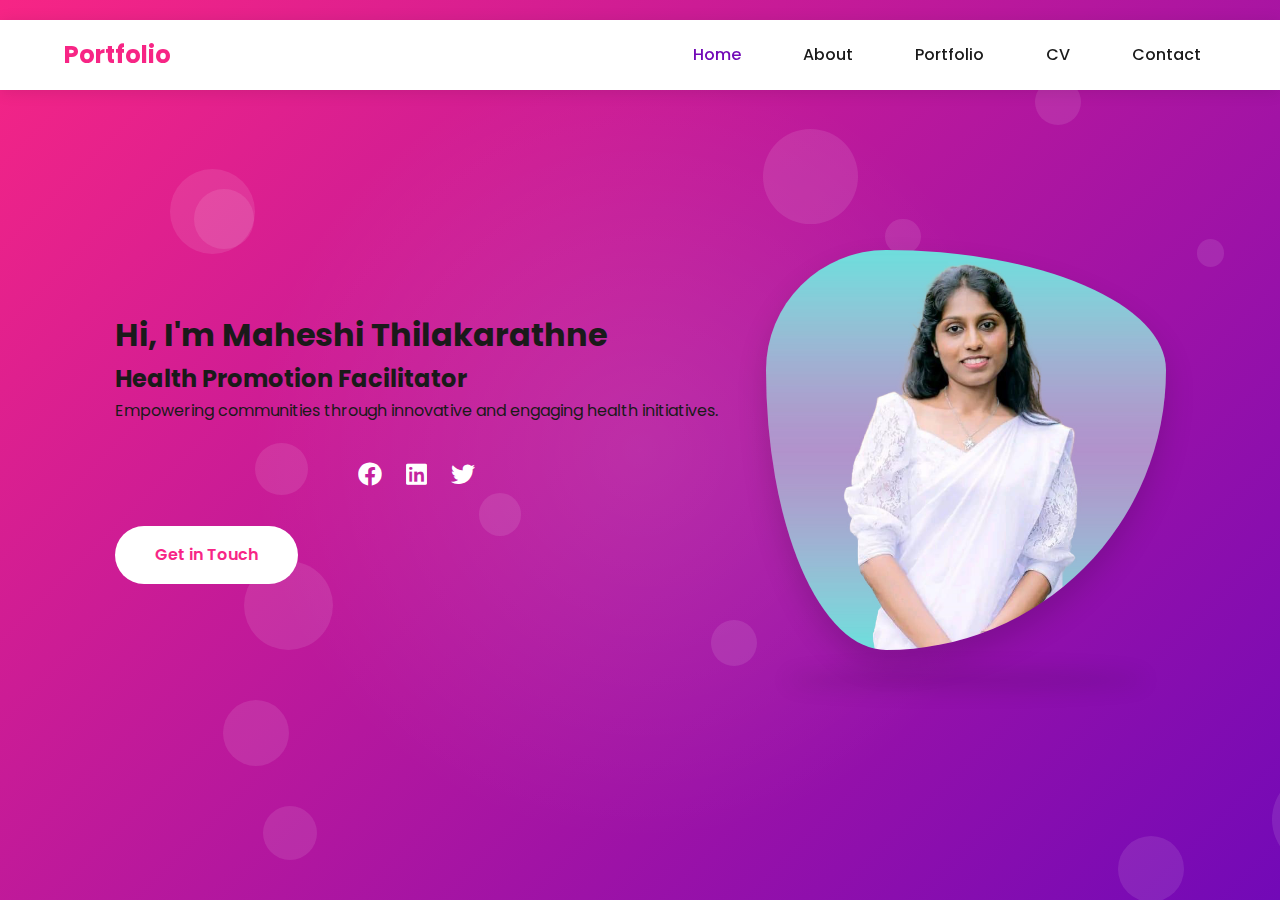
<file: src/pages/index.html>
<!DOCTYPE html>
<html lang="en">
<head>
    <meta charset="UTF-8">
    <meta name="viewport" content="width=device-width, initial-scale=1.0">
    <title>My Portfolio | Home</title>
    <link rel="stylesheet" href="../assets/styles/main.css">
    <link rel="stylesheet" href="../assets/styles/hover.css">
    <link rel="stylesheet" href="https://cdnjs.cloudflare.com/ajax/libs/font-awesome/6.0.0/css/all.min.css">
    <link href="https://fonts.googleapis.com/css2?family=Poppins:wght@400;500;600;700&display=swap" rel="stylesheet">
</head>
<body>
    <nav class="navbar">
        <div class="nav-logo">Portfolio</div>
        <ul class="nav-links">
            <li><a href="index.html" class="active">Home</a></li>
            <li><a href="about.html">About</a></li>
            <li><a href="portfolio.html">Portfolio</a></li>
            <li><a href="resume.html">CV</a></li>
            <li><a href="contact.html">Contact</a></li>
        </ul>
    </nav>

    <main class="hero">
        <div class="animated-background"></div>
        <div class="hero-content">
            <div class="hero-text">
                <h1>Hi, I'm <span class="highlight">Maheshi Thilakarathne</span></h1>
                <h2>Health Promotion Facilitator</h2>
                <p>Empowering communities through innovative and engaging health initiatives.</p>
                <div class="social-links">
                    <a href="https://www.facebook.com/" class="social-icon"><i class="fab fa-facebook"></i></a>
                    <a href="https://www.linkedin.com/in/maheshi-thilakarathne-187b2130a/" class="social-icon"><i class="fab fa-linkedin"></i></a>
                    <a href="https://www.x.com/" class="social-icon"><i class="fab fa-twitter"></i></a>
                </div>
                <a href="contact.html" class="cta-button">Get in Touch</a>
            </div>
            <div class="profile-image">
                <img src="../assets/images/profile.jpg" alt="Maheshi Thilakarathne">
                <div class="profile-backdrop"></div>
            </div>
        </div>
    </main>
    <script>
        function createBubbles() {
            const background = document.querySelector('.animated-background');
            const bubbleCount = 15;

            for (let i = 0; i < bubbleCount; i++) {
                const bubble = document.createElement('div');
                bubble.className = 'bubble';
                
                // Random size between 20px and 100px
                const size = Math.random() * 80 + 20;
                bubble.style.width = `${size}px`;
                bubble.style.height = `${size}px`;
                
                // Random position
                bubble.style.left = `${Math.random() * 100}%`;
                bubble.style.top = `${Math.random() * 100}%`;
                
                // Random animation delay and duration
                bubble.style.animationDelay = `${Math.random() * 5}s`;
                bubble.style.animationDuration = `${Math.random() * 4 + 6}s`;
                
                background.appendChild(bubble);
            }
        }

        // Create bubbles when page loads
        window.addEventListener('load', createBubbles);
    </script>
</body>
</html>
</file>
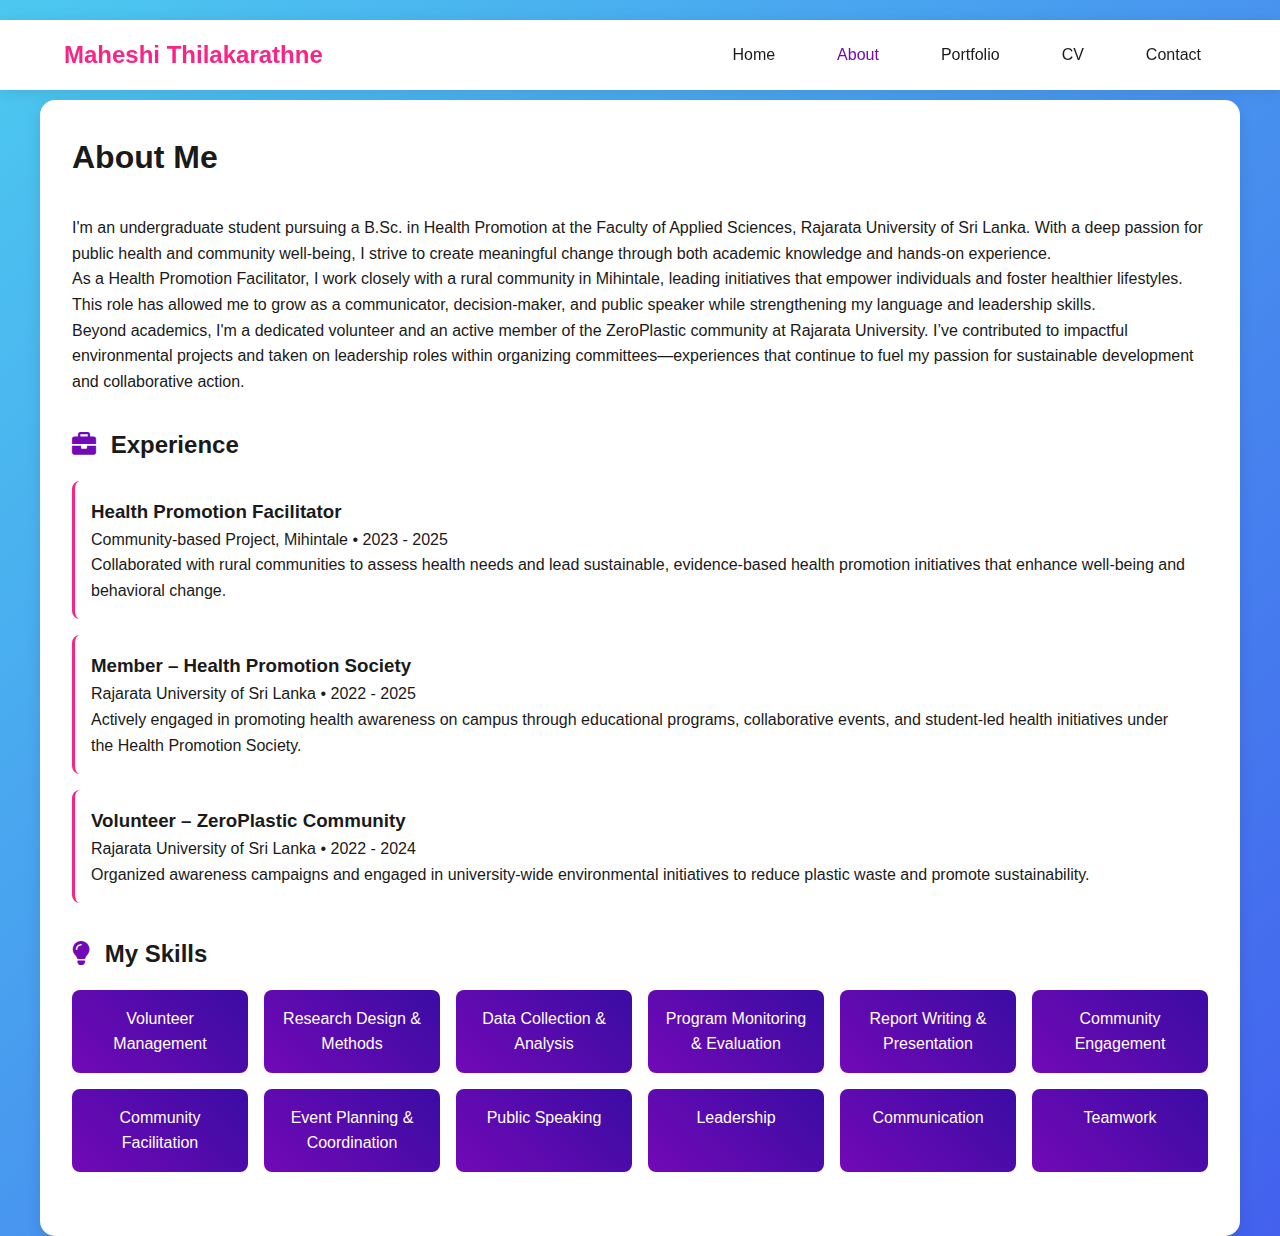
<file: src/pages/about.html>
<!DOCTYPE html>
<html lang="en">
<head>
    <meta charset="UTF-8">
    <meta name="viewport" content="width=device-width, initial-scale=1.0">
    <title>My Portfolio | About</title>
    <link rel="stylesheet" href="../assets/styles/main.css">
    <link rel="stylesheet" href="../assets/styles/hover.css">
    <link rel="stylesheet" href="https://cdnjs.cloudflare.com/ajax/libs/font-awesome/6.0.0/css/all.min.css">
</head>
<body>
    <nav class="navbar">
        <div class="nav-logo">Maheshi Thilakarathne</div>
        <ul class="nav-links">
            <li><a href="index.html">Home</a></li>
            <li><a href="about.html" class="active">About</a></li>
            <li><a href="portfolio.html">Portfolio</a></li>
            <li><a href="resume.html">CV</a></li>
            <li><a href="contact.html">Contact</a></li>
        </ul>
    </nav>

    <main class="about-section">
        <div class="container">
            <h1>About Me</h1>
            <div class="about-content">
                <div class="about-text">
                    <p>I'm an undergraduate student pursuing a B.Sc. in Health Promotion at the Faculty of Applied Sciences, Rajarata University of Sri Lanka. With a deep passion for public health and community well-being, I strive to create meaningful change through both academic knowledge and hands-on experience.</p>
                
                    <p>As a Health Promotion Facilitator, I work closely with a rural community in Mihintale, leading initiatives that empower individuals and foster healthier lifestyles. This role has allowed me to grow as a communicator, decision-maker, and public speaker while strengthening my language and leadership skills.</p>
                
                    <p>Beyond academics, I'm a dedicated volunteer and an active member of the ZeroPlastic community at Rajarata University. I’ve contributed to impactful environmental projects and taken on leadership roles within organizing committees—experiences that continue to fuel my passion for sustainable development and collaborative action.</p>
                </div>
                
                <div class="experience-container">
                    <h2><i class="fas fa-briefcase"></i> Experience</h2>
                
                    <div class="experience-item">
                        <h3>Health Promotion Facilitator</h3>
                        <p>Community-based Project, Mihintale • 2023 - 2025</p>
                        <p>Collaborated with rural communities to assess health needs and lead sustainable, evidence-based health promotion initiatives that enhance well-being and behavioral change.</p>
                    </div>

                    <div class="experience-item">
                        <h3>Member – Health Promotion Society</h3>
                        <p>Rajarata University of Sri Lanka • 2022 - 2025</p>
                        <p>Actively engaged in promoting health awareness on campus through educational programs, collaborative events, and student-led health initiatives under the Health Promotion Society.</p>
                    </div>
                
                    <div class="experience-item">
                        <h3>Volunteer – ZeroPlastic Community</h3>
                        <p>Rajarata University of Sri Lanka • 2022 - 2024</p>
                        <p>Organized awareness campaigns and engaged in university-wide environmental initiatives to reduce plastic waste and promote sustainability.</p>
                    </div>
                
                <div class="skills-container">
                    <h2><i class="fas fa-lightbulb"></i> My Skills</h2>
                    <div class="skills-grid">
                        <div class="skill-item">Volunteer Management</div>
                        <div class="skill-item">Research Design & Methods</div>
                        <div class="skill-item">Data Collection & Analysis</div>
                        <div class="skill-item">Program Monitoring & Evaluation</div>
                        <div class="skill-item">Report Writing & Presentation</div>
                        <div class="skill-item">Community Engagement</div>
                        <div class="skill-item">Community Facilitation</div>
                        <div class="skill-item">Event Planning & Coordination</div>
                        <div class="skill-item">Public Speaking</div>
                        <div class="skill-item">Leadership</div>
                        <div class="skill-item">Communication</div>
                        <div class="skill-item">Teamwork</div>
                    </div>
                </div>
                
                
            </div>
        </div>
    </main>
</body>
</html>
</file>
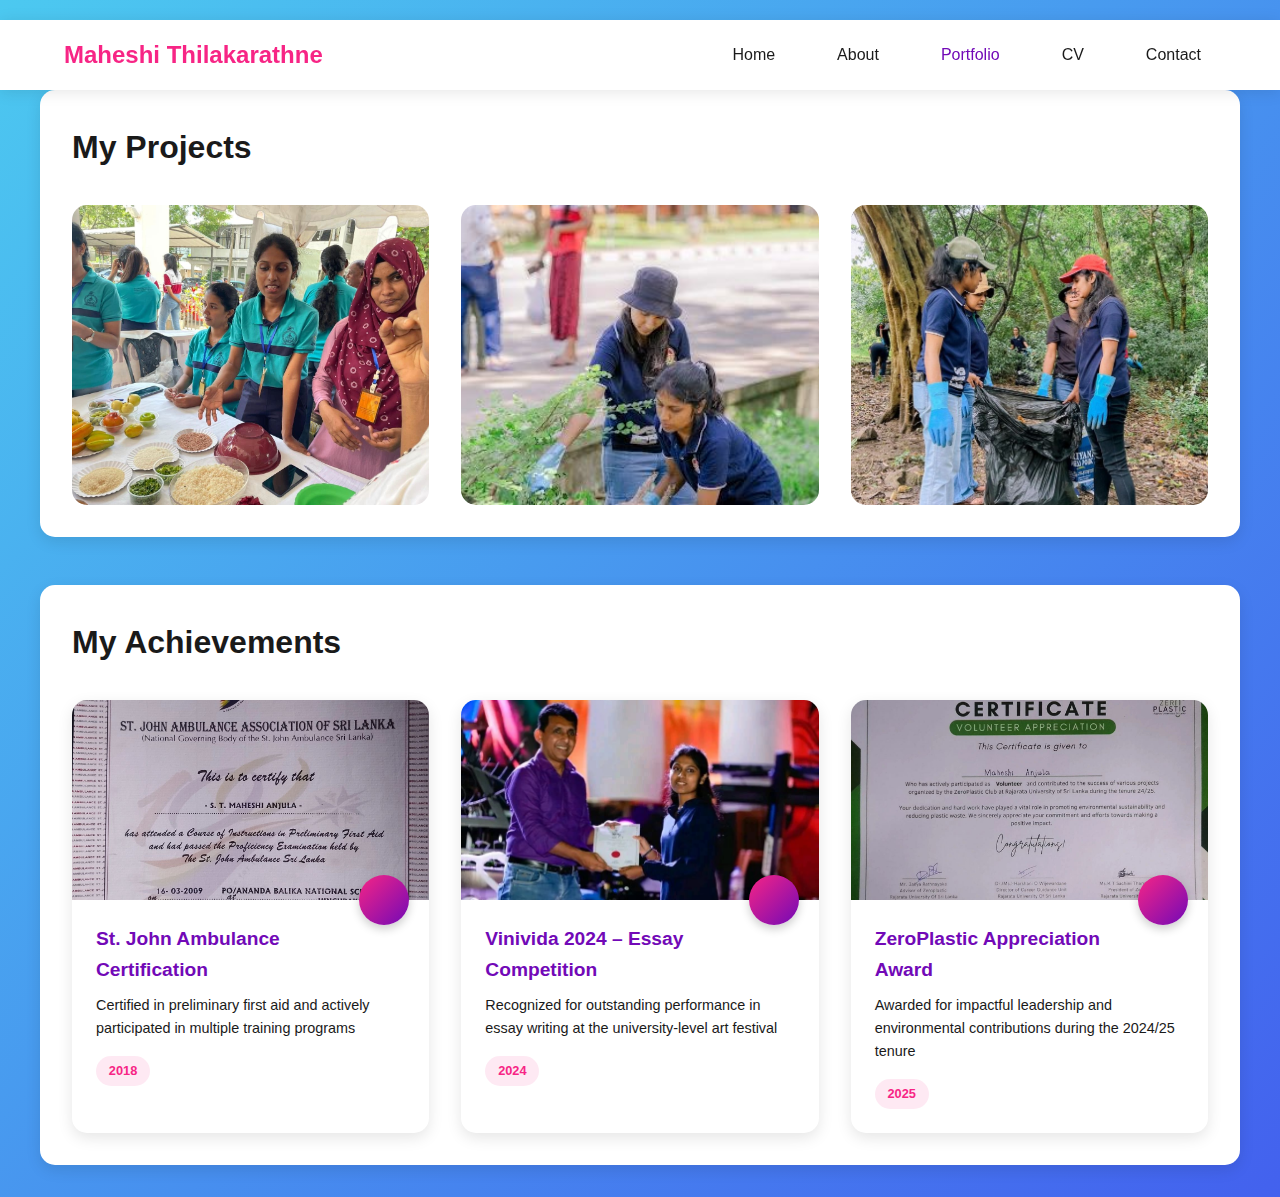
<file: src/pages/portfolio.html>
<!DOCTYPE html>
<html lang="en">
<head>
    <meta charset="UTF-8">
    <meta name="viewport" content="width=device-width, initial-scale=1.0">
    <title>My Portfolio | Projects</title>
    <link rel="stylesheet" href="../assets/styles/main.css">
    <link rel="stylesheet" href="../assets/styles/hover.css">
</head>
<body>
    <nav class="navbar">
        <div class="nav-logo">Maheshi Thilakarathne</div>
        <ul class="nav-links">
            <li><a href="index.html">Home</a></li>
            <li><a href="about.html">About</a></li>
            <li><a href="portfolio.html" class="active">Portfolio</a></li>
            <li><a href="resume.html">CV</a></li>
            <li><a href="contact.html">Contact</a></li>
        </ul>
    </nav>

    <main class="portfolio-section">
        <div class="container">
            <h1>My Projects</h1>
            <div class="portfolio-grid">
                <div class="project-card">
                    <div class="project-image">
                        <img src="../assets/images/project-diabetes-day.jpg" alt="World Diabetes Day Exhibition">
                        <div class="project-overlay">
                            <div class="project-details">
                                <span class="project-category">Healthcare</span>
                                <h3>World Diabetes Day Exhibition</h3>
                                <p>Awareness program on diabetes prevention at Teaching Hospital Anuradhapura — Nov 11, 2024</p>
                            </div>
                        </div>
                    </div>
                </div>

                <div class="project-card">
                    <div class="project-image">
                        <img src="../assets/images/project-cleanup-walk.jpg" alt="ZeroPlastic Clean-up Walk">
                        <div class="project-overlay">
                            <div class="project-details">
                                <span class="project-category">Environment</span>
                                <h3>ZeroPlastic Clean-up Walk</h3>
                                <p>Collaborative clean-up campaign covering Mihintale and university areas — Oct 26, 2024</p>
                            </div>
                        </div>
                    </div>
                </div>
                

                <div class="project-card">
                    <div class="project-image">
                        <img src="../assets/images/project-katu-seya.jpg" alt="Katu Seya Clean-up Project">
                        <div class="project-overlay">
                            <div class="project-details">
                                <span class="project-category">Environment</span>
                                <h3>Katu Seya Clean-up Project</h3>
                                <p>Environmental preservation project at a sacred site in Mihintale • Deputy Project Head</p>
                            </div>
                        </div>
                    </div>
                </div>

            </div>
        </div>

        <div class="container achievements-container">
            <h1>My Achievements</h1>
            <div class="achievements-grid">
                <div class="achievement-card">
                    <div class="achievement-image">
                        <img src="../assets/images/achievement-firstaid.jpg" alt="St. John Ambulance Certification">
                    </div>
                    <div class="achievement-content">
                        <div class="achievement-icon">
                            <i class="fas fa-briefcase-medical"></i>
                        </div>
                        <h3>St. John Ambulance Certification</h3>
                        <p>Certified in preliminary first aid and actively participated in multiple training programs</p>
                        <span class="achievement-date">2018</span>
                    </div>
                </div>

                <div class="achievement-card">
                    <div class="achievement-image">
                        <img src="../assets/images/achievement-essay.jpg" alt="Vinivida Essay Competition">
                    </div>
                    <div class="achievement-content">
                        <div class="achievement-icon">
                            <i class="fas fa-pen-nib"></i>
                        </div>
                        <h3>Vinivida 2024 – Essay Competition</h3>
                        <p>Recognized for outstanding performance in essay writing at the university-level art festival</p>
                        <span class="achievement-date">2024</span>
                    </div>
                </div>

                <div class="achievement-card">
                    <div class="achievement-image">
                        <img src="../assets/images/achievement-zeroplastic.jpg" alt="ZeroPlastic Appreciation Award">
                    </div>
                    <div class="achievement-content">
                        <div class="achievement-icon">
                            <i class="fas fa-leaf"></i>
                        </div>
                        <h3>ZeroPlastic Appreciation Award</h3>
                        <p>Awarded for impactful leadership and environmental contributions during the 2024/25 tenure</p>
                        <span class="achievement-date">2025</span>
                    </div>
                </div>
            </div>
        </div>
    </main>
</body>
</html>
</file>
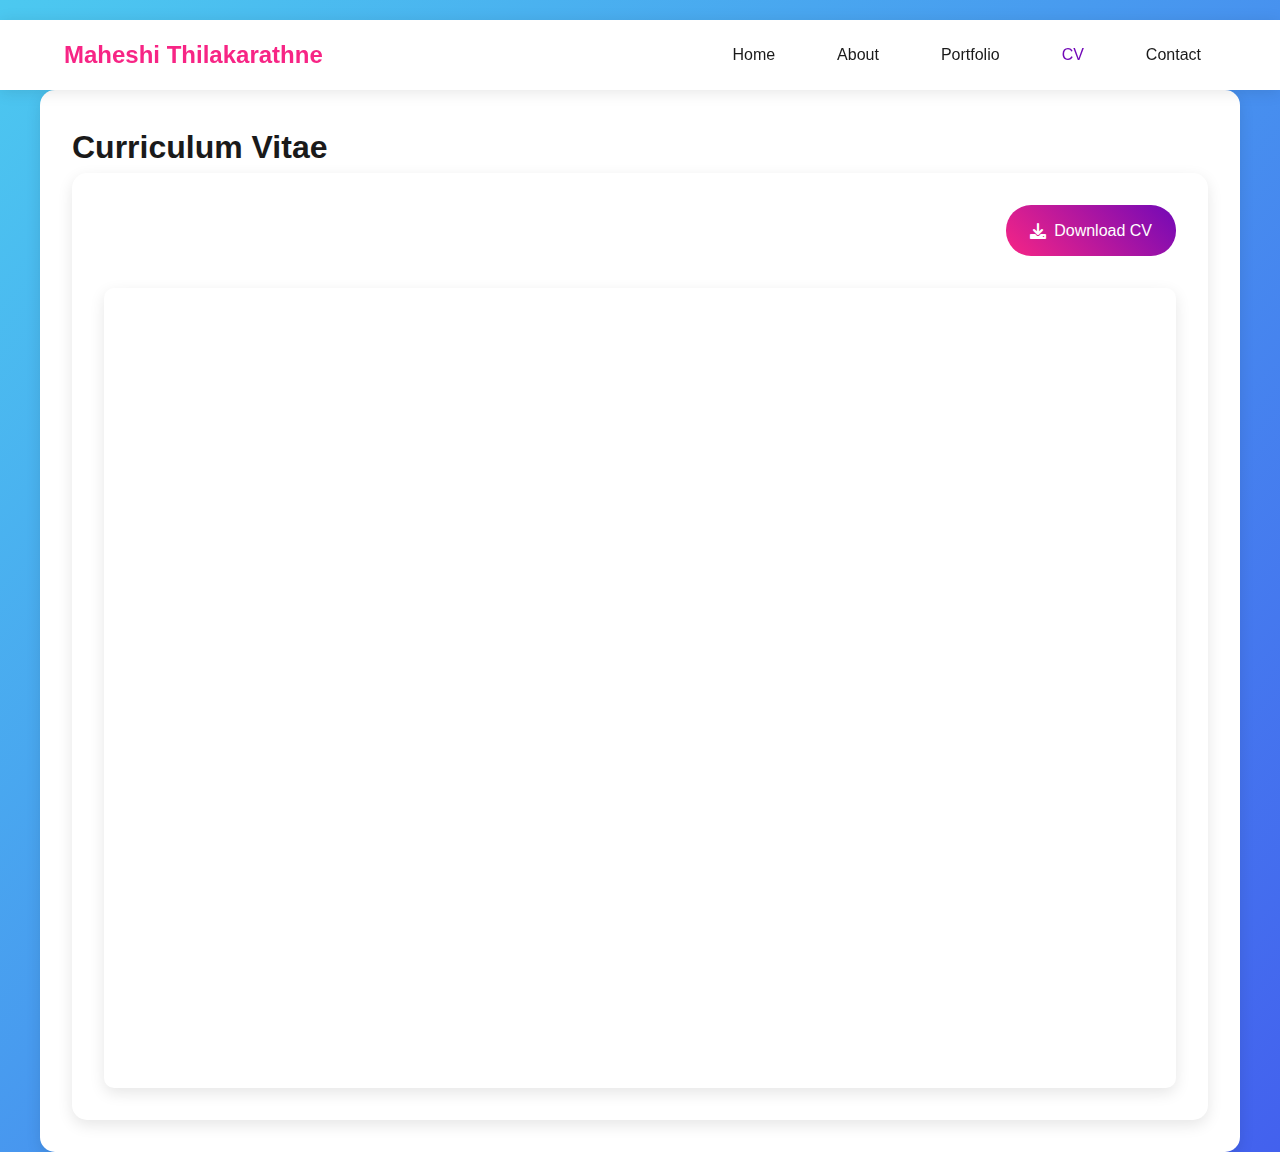
<file: src/pages/resume.html>
<!DOCTYPE html>
<html lang="en">
<head>
    <meta charset="UTF-8">
    <meta name="viewport" content="width=device-width, initial-scale=1.0">
    <title>My Portfolio | CV</title>
    <link rel="stylesheet" href="../assets/styles/main.css">
    <link rel="stylesheet" href="../assets/styles/hover.css">
    <link rel="stylesheet" href="https://cdnjs.cloudflare.com/ajax/libs/font-awesome/6.0.0/css/all.min.css">
</head>
<body>
    <nav class="navbar">
        <div class="nav-logo">Maheshi Thilakarathne</div>
        <ul class="nav-links">
            <li><a href="index.html">Home</a></li>
            <li><a href="about.html">About</a></li>
            <li><a href="portfolio.html">Portfolio</a></li>
            <li><a href="resume.html" class="active">CV</a></li>
            <li><a href="contact.html">Contact</a></li>
        </ul>
    </nav>

    <main class="resume-section">
        <div class="container">
            <h1>Curriculum Vitae</h1>
            <div class="cv-container">
                <div class="cv-actions">
                    <a href="../assets/files/Maheshi-Thilakarathne-CV.pdf" download class="download-btn">
                        <i class="fas fa-download"></i> Download CV
                    </a>
                </div>
                <div class="cv-preview">
                    <iframe src="../assets/files/Maheshi-Thilakarathne-CV.pdf" type="application/pdf"></iframe>
                </div>
            </div>
        </div>
    </main>
</body>
</html>
</file>
<file: src/assets/styles/main.css>
/* main.css */

/* Root Variables */
:root {
    --rose: #f72585;
    --grape: #7209b7;
    --zaffre: #3a0ca3;
    --neon-blue: #4361ee;
    --sky-blue: #4cc9f0;
    --white: #ffffff;
    --dark: #1a1a1a;
}

/* Add after your existing root variables */
.animated-background {
    position: absolute;
    width: 100%;
    height: 100%;
    top: 0;
    left: 0;
    overflow: hidden;
    z-index: 1;
    background: linear-gradient(135deg, var(--rose) 0%, var(--grape) 100%);
}

.animated-background::before {
    content: '';
    position: absolute;
    width: 100%;
    height: 100%;
    background: radial-gradient(circle at center, rgba(255,255,255,0.1) 0%, transparent 50%);
    animation: pulse 4s infinite;
}

.bubble {
    position: absolute;
    border-radius: 50%;
    background: rgba(255, 255, 255, 0.1);
    animation: float 8s infinite;
}

@keyframes float {
    0%, 100% {
        transform: translateY(0) rotate(0deg);
    }
    50% {
        transform: translateY(-100px) rotate(180deg);
    }
}

@keyframes pulse {
    0%, 100% {
        opacity: 0.5;
        transform: scale(1);
    }
    50% {
        opacity: 0.8;
        transform: scale(1.2);
    }
}

/* General Reset */
* {
    margin: 0;
    padding: 0;
    box-sizing: border-box;
}

html {
    scroll-behavior: smooth;
}

/* General Styles */
body {
    font-family: 'Poppins', sans-serif;
    background: var(--white);
    color: var(--dark);
    line-height: 1.6;
}

h1, h2, h3 {
    margin: 0;
    padding: 0;
}

/* Layout */
.container {
    max-width: 1200px;
    margin: 0 auto;
    padding: 2rem;
    background: var(--white);
    border-radius: 15px;
    box-shadow: 0 5px 15px rgba(0,0,0,0.1);
    overflow: hidden;
}

header {
    background: #35424a;
    color: #ffffff;
    padding: 20px 0;
    text-align: center;
}

nav {
    margin: 20px 0;
}

nav a {
    color: #ffffff;
    text-decoration: none;
    padding: 10px 15px;
}

/* Navbar */
.navbar {
    background: var(--white);
    padding: 1rem 5%;
    position: fixed;
    width: 100%;
    top: 0;
    z-index: 1000;
    box-shadow: 0 2px 15px rgba(0,0,0,0.1);
    display: flex;
    justify-content: space-between;
    align-items: center;
    height: 70px;
}

.nav-logo {
    color: var(--rose);
    font-size: 1.5rem;
    font-weight: 700;
}

.nav-links {
    display: flex;
    list-style: none;
    gap: 2rem;
}

.nav-links a {
    text-decoration: none;
    color: var(--dark);
    font-weight: 500;
    transition: color 0.3s ease;
}

.nav-links a:hover {
    color: var(--rose);
}

.nav-links a.active {
    color: var(--grape);
}

/* Add this to create space below navbar */
main {
    padding-top: 90px; /* navbar height + extra padding */
}

/* Sections */
.section {
    padding: 100px 0;
    min-height: 100vh;
}

section {
    padding: 20px;
    margin: 20px 0;
    background: #ffffff;
    border-radius: 5px;
    box-shadow: 0 0 10px rgba(0, 0, 0, 0.1);
}

.home {
    background: linear-gradient(135deg, var(--light) 0%, #fff 100%);
    display: flex;
    align-items: center;
}

.social-icons a {
    font-size: 1.5rem;
    margin-right: 1rem;
    color: var(--dark);
    transition: color 0.3s ease;
}

/* Hero Section */
.hero {
    min-height: 100vh;
    display: flex;
    align-items: center;
    justify-content: center;
    background: linear-gradient(135deg, var(--rose) 0%, var(--grape) 100%);
    padding: 0 5%;
}

.hero-content {
    position: relative;
    z-index: 2;
    display: flex;
    align-items: center;
    justify-content: space-between;
    max-width: 1200px;
    margin: 0 auto;
    padding: 0 2rem;
}

.hero-text {
    flex: 1;
    padding-right: 3rem;
}

.profile-image {
    position: relative;
    width: 400px;
    height: 400px;
    animation: float 6s ease-in-out infinite;
}

.profile-image img {
    width: 100%;
    height: 100%;
    object-fit: cover;
    border-radius: 30% 70% 70% 30% / 30% 30% 70% 70%;
    box-shadow: 0 15px 30px rgba(0, 0, 0, 0.15);
}

.profile-backdrop {
    position: absolute;
    bottom: -10%;
    left: 50%;
    transform: translateX(-50%);
    width: 90%;
    height: 20px;
    background: rgba(0, 0, 0, 0.1);
    filter: blur(10px);
    border-radius: 50%;
    animation: shadow 6s ease-in-out infinite;
}

@keyframes float {
    0% {
        transform: translateY(0px);
    }
    50% {
        transform: translateY(-20px);
    }
    100% {
        transform: translateY(0px);
    }
}

@keyframes shadow {
    0% {
        width: 90%;
        opacity: 0.4;
    }
    50% {
        width: 85%;
        opacity: 0.2;
    }
    100% {
        width: 90%;
        opacity: 0.4;
    }
}

.social-links {
    display: flex;
    justify-content: center;
    gap: 1.5rem;
    margin: 2rem 0;
}

.social-icon {
    color: var(--white);
    font-size: 1.5rem;
    transition: transform 0.3s ease;
}

.social-icon:hover {
    transform: translateY(-3px);
}

.cta-button {
    display: inline-block;
    padding: 1rem 2.5rem;
    background: var(--white);
    color: var(--rose);
    text-decoration: none;
    border-radius: 50px;
    font-weight: 600;
    transition: all 0.3s ease;
}

.cta-button:hover {
    background: var(--zaffre);
    color: var(--white);
    transform: translateY(-3px);
    box-shadow: 0 5px 15px rgba(0,0,0,0.2);
}

/* Skills Section */
.skills {
    display: flex;
    flex-wrap: wrap;
    gap: 1rem;
    margin-top: 2rem;
}

.skill {
    padding: 0.5rem 1rem;
    background: var(--light);
    border-radius: 20px;
    font-size: 0.9rem;
}

.skills-container {
    margin-top: 2rem;
}

.skills-grid {
    display: grid;
    grid-template-columns: repeat(auto-fit, minmax(150px, 1fr));
    gap: 1rem;
    margin-top: 1rem;
}

.skill-item {
    background: linear-gradient(45deg, var(--grape), var(--zaffre));
    color: var(--white);
    padding: 1rem;
    border-radius: 8px;
    text-align: center;
    transition: transform 0.3s ease;
}

/* Portfolio Section */
.portfolio-section {
    background: linear-gradient(135deg, var(--sky-blue) 0%, var(--neon-blue) 100%);
    min-height: 100vh;
    padding-top: 90px;
    padding-bottom: 2rem;
}

.portfolio-grid {
    display: grid;
    grid-template-columns: repeat(auto-fit, minmax(300px, 1fr));
    gap: 2rem;
    margin-top: 2rem;
}

/* Project Card Styles */
.project-card {
    position: relative;
    border-radius: 15px;
    overflow: hidden;
    cursor: pointer;
    transition: transform 0.5s ease;
}

.project-image {
    position: relative;
    width: 100%;
    height: 300px;
}

.project-image img {
    width: 100%;
    height: 100%;
    object-fit: cover;
    transition: transform 0.5s ease;
}

.project-overlay {
    position: absolute;
    top: 0;
    left: 0;
    width: 100%;
    height: 100%;
    background: linear-gradient(
        to bottom,
        rgba(247, 37, 133, 0.9) 0%,
        rgba(114, 9, 183, 0.9) 100%
    );
    opacity: 0;
    display: flex;
    align-items: center;
    justify-content: center;
    transition: all 0.4s ease;
}

.project-details {
    color: var(--white);
    text-align: center;
    padding: 2rem;
    transform: translateY(20px);
    opacity: 0;
    transition: all 0.4s ease;
}

.project-category {
    display: inline-block;
    background: rgba(255, 255, 255, 0.2);
    padding: 0.5rem 1rem;
    border-radius: 25px;
    font-size: 0.9rem;
    margin-bottom: 1rem;
}

.project-details h3 {
    font-size: 1.5rem;
    margin-bottom: 1rem;
    position: relative;
    padding-bottom: 1rem;
}

.project-details h3::after {
    content: '';
    position: absolute;
    bottom: 0;
    left: 50%;
    transform: translateX(-50%);
    width: 50px;
    height: 2px;
    background: var(--white);
}

.project-details p {
    font-size: 0.9rem;
    line-height: 1.6;
    opacity: 0;
    transform: translateY(10px);
    transition: all 0.4s ease 0.1s;
}

/* Hover Effects */
.project-card:hover {
    transform: translateY(-10px);
}

.project-card:hover .project-image img {
    transform: scale(1.1);
}

.project-card:hover .project-overlay {
    opacity: 1;
}

.project-card:hover .project-details {
    transform: translateY(0);
    opacity: 1;
}

.project-card:hover .project-details p {
    opacity: 1;
    transform: translateY(0);
}

/* Add subtle animation for category tag */
.project-card:hover .project-category {
    animation: bounce 0.5s ease;
}

@keyframes bounce {
    0%, 100% { transform: translateY(0); }
    50% { transform: translateY(-5px); }
}

/* Contact Section */
.contact-section {
    padding-top: 90px;
    min-height: 100vh;
    background: linear-gradient(135deg, var(--sky-blue) 0%, var(--neon-blue) 100%);
}

.contact-wrapper {
    display: grid;
    grid-template-columns: 1fr 2fr;
    gap: 3rem;
    margin-top: 2rem;
}

.contact-info {
    background: rgba(255, 255, 255, 0.1);
    backdrop-filter: blur(10px);
    padding: 2rem;
    border-radius: 15px;
    color: var(--white);
}

.contact-details {
    margin-top: 2rem;
}

.contact-item {
    display: flex;
    align-items: center;
    gap: 1rem;
    margin-bottom: 1.5rem;
}

.contact-item i {
    width: 40px;
    height: 40px;
    background: var(--rose);
    border-radius: 50%;
    display: flex;
    align-items: center;
    justify-content: center;
    font-size: 1.2rem;
}

.contact-form {
    background: var(--white);
    padding: 2.5rem;
    border-radius: 15px;
    box-shadow: 0 5px 15px rgba(0,0,0,0.1);
}

.form-group {
    position: relative;
    margin-bottom: 2rem;
}

.form-group input,
.form-group textarea {
    width: 100%;
    padding: 0.8rem;
    border: none;
    border-bottom: 2px solid #ddd;
    background: transparent;
    font-size: 1rem;
    transition: all 0.3s ease;
    color: var(--dark);
}

.form-group label {
    position: absolute;
    left: 0;
    top: 0.8rem;
    color: #999;
    font-size: 1rem;
    transition: all 0.3s ease;
    pointer-events: none;
}

.form-group input:focus ~ label,
.form-group textarea:focus ~ label,
.form-group input:valid ~ label,
.form-group textarea:valid ~ label {
    top: -1.2rem;
    font-size: 0.8rem;
    color: var(--rose);
}

.form-group input:focus,
.form-group textarea:focus {
    border-bottom-color: var(--rose);
    outline: none;
}

.submit-btn {
    display: inline-flex;
    align-items: center;
    gap: 0.5rem;
    padding: 1rem 2rem;
    background: linear-gradient(45deg, var(--rose), var(--grape));
    color: var(--white);
    border: none;
    border-radius: 25px;
    font-size: 1rem;
    cursor: pointer;
    transition: all 0.3s ease;
}

.submit-btn:hover {
    transform: translateY(-3px);
    box-shadow: 0 5px 15px rgba(247, 37, 133, 0.3);
}

@media (max-width: 768px) {
    .contact-wrapper {
        grid-template-columns: 1fr;
    }
    
    .contact-form {
        padding: 1.5rem;
    }
}

/* About Section */
.about-section {
    padding-top: 100px; /* Add padding to prevent navbar overlap */
    min-height: 100vh;
    background: linear-gradient(135deg, var(--sky-blue) 0%, var(--neon-blue) 100%);
}

.about-content {
    margin-top: 2rem;
}

/* Style experience items */
.experience-container {
    margin: 2rem 0;
}

.experience-item {
    background: rgba(255, 255, 255, 0.9);
    padding: 1.5rem;
    border-radius: 8px;
    margin-bottom: 1rem;
    border-left: 4px solid var(--rose);
}

/* Achievements Section */
.achievements-container {
    margin-top: 3rem;
}

.achievements-grid {
    display: grid;
    grid-template-columns: repeat(auto-fit, minmax(300px, 1fr));
    gap: 2rem;
    margin-top: 2rem;
}

.achievement-card {
    background: var(--white);
    border-radius: 15px;
    overflow: hidden;
    box-shadow: 0 5px 15px rgba(0,0,0,0.1);
    transition: all 0.3s ease;
}

.achievement-image {
    position: relative;
    width: 100%;
    height: 200px;
    overflow: hidden;
}

.achievement-image img {
    width: 100%;
    height: 100%;
    object-fit: cover;
    transition: transform 0.5s ease;
}

.achievement-content {
    padding: 1.5rem;
    position: relative;
}

.achievement-icon {
    position: absolute;
    top: -25px;
    right: 20px;
    width: 50px;
    height: 50px;
    background: linear-gradient(135deg, var(--rose), var(--grape));
    border-radius: 50%;
    display: flex;
    align-items: center;
    justify-content: center;
    box-shadow: 0 4px 10px rgba(0,0,0,0.2);
}

.achievement-icon i {
    color: var(--white);
    font-size: 1.5rem;
}

.achievement-content h3 {
    color: var(--grape);
    margin-bottom: 0.5rem;
    font-size: 1.2rem;
    padding-right: 60px;
}

.achievement-content p {
    color: var(--dark);
    font-size: 0.9rem;
    margin-bottom: 1rem;
    line-height: 1.6;
}

.achievement-date {
    display: inline-block;
    color: var(--rose);
    font-size: 0.8rem;
    font-weight: 600;
    padding: 0.3rem 0.8rem;
    background: rgba(247, 37, 133, 0.1);
    border-radius: 15px;
}

/* Achievement Card Hover Effects */
.achievement-card:hover {
    transform: translateY(-10px);
    box-shadow: 0 8px 25px rgba(0,0,0,0.2);
}

.achievement-card:hover .achievement-image img {
    transform: scale(1.1);
}

.achievement-card:hover .achievement-icon {
    transform: rotate(360deg);
    transition: transform 0.5s ease;
}

/* Responsive Design */
@media (max-width: 768px) {
    .achievements-grid {
        grid-template-columns: 1fr;
        padding: 0 1rem;
    }

    .achievement-image {
        height: 180px;
    }
}

/* Resume Section Styles */
.resume-section {
    padding-top: 90px;
    min-height: 100vh;
    background: linear-gradient(135deg, var(--sky-blue) 0%, var(--neon-blue) 100%);
}

.cv-container {
    background: var(--white);
    padding: 2rem;
    border-radius: 15px;
    box-shadow: 0 5px 15px rgba(0,0,0,0.1);
}

.cv-actions {
    margin-bottom: 2rem;
    text-align: right;
}

.download-btn {
    display: inline-flex;
    align-items: center;
    gap: 0.5rem;
    padding: 0.8rem 1.5rem;
    background: linear-gradient(45deg, var(--rose), var(--grape));
    color: var(--white);
    text-decoration: none;
    border-radius: 25px;
    font-weight: 500;
    transition: all 0.3s ease;
}

.download-btn:hover {
    transform: translateY(-3px);
    box-shadow: 0 5px 15px rgba(247, 37, 133, 0.3);
}

.cv-preview {
    width: 100%;
    height: 800px;
    border-radius: 10px;
    overflow: hidden;
    box-shadow: 0 5px 15px rgba(0,0,0,0.1);
}

.cv-preview iframe {
    width: 100%;
    height: 100%;
    border: none;
}

/* Typography */
p {
    line-height: 1.6;
}

/* Responsive Design */
@media (max-width: 600px) {
    .container {
        width: 95%;
    }
}

/* Add media query for responsive design */
@media (max-width: 968px) {
    .hero-content {
        flex-direction: column-reverse;
        text-align: center;
    }

    .hero-text {
        padding-right: 0;
        margin-top: 2rem;
    }

    .profile-image {
        width: 300px;
        height: 300px;
        margin-bottom: 2rem;
    }
}

@media (max-width: 768px) {
    .portfolio-grid {
        grid-template-columns: 1fr;
        padding: 0 1rem;
    }

    .achievements-grid {
        grid-template-columns: 1fr;
        padding: 0 1rem;
    }

    .achievement-image {
        height: 180px;
    }

    .cv-preview {
        height: 500px;
    }
}
</file>
<file: src/assets/styles/hover.css>
/* Hover effects for various elements in the portfolio website */

.button:hover {
    background-color: #ff6347; /* Change button background on hover */
    color: white; /* Change button text color on hover */
    transform: scale(1.05); /* Slightly enlarge button on hover */
    transition: all 0.3s ease; /* Smooth transition for hover effects */
}

.card:hover {
    box-shadow: 0 4px 20px rgba(0, 0, 0, 0.2); /* Add shadow to cards on hover */
    transform: translateY(-5px); /* Lift cards slightly on hover */
    transition: all 0.3s ease; /* Smooth transition for hover effects */
}

.nav-item:hover {
    background-color: rgba(255, 99, 71, 0.2); /* Highlight nav items on hover */
    border-radius: 5px; /* Rounded corners for hover effect */
    transition: background-color 0.3s ease; /* Smooth transition for hover effects */
}

/* Navigation hover effects */
.nav-links a {
    position: relative;
    transition: color 0.3s ease;
}

.nav-links a:hover {
    color: var(--rose);
    text-decoration: none; /* Remove default underline */
}

.nav-links a::after {
    content: '';
    display: block;
    width: 0;
    height: 2px;
    background: var(--rose);
    transition: width 0.3s ease;
    position: absolute;
    bottom: -5px;
}

.nav-links a:hover::after {
    width: 100%;
}

/* Social icons hover effect */
.social-icon {
    position: relative;
    overflow: hidden;
}

.social-icon::before {
    content: '';
    position: absolute;
    top: 0;
    left: -100%;
    width: 100%;
    height: 100%;
    background: linear-gradient(90deg, transparent, rgba(255,255,255,0.2), transparent);
    transition: 0.5s;
}

.social-icon:hover::before {
    left: 100%;
}

/* Social icons hover */
.social-icons a:hover {
    color: var(--primary);
    transform: translateY(-3px);
}

/* Button hover effects */
.cta-button {
    position: relative;
    overflow: hidden;
}

.cta-button::before {
    content: '';
    position: absolute;
    top: 0;
    left: -100%;
    width: 100%;
    height: 100%;
    background: linear-gradient(90deg, transparent, rgba(255,255,255,0.2), transparent);
    transition: 0.5s;
}

.cta-button:hover::before {
    left: 100%;
}

/* Button hover */
.btn:hover {
    transform: translateY(-3px);
    box-shadow: 0 5px 15px rgba(46, 204, 113, 0.3);
}

/* Card hover effects for portfolio items */
.portfolio-card {
    transition: transform 0.3s ease, box-shadow 0.3s ease;
}

.portfolio-card:hover {
    transform: translateY(-10px);
    box-shadow: 0 10px 20px rgba(0,0,0,0.1);
}

/* Form input hover/focus */
.contact-form input:focus,
.contact-form textarea:focus {
    outline: none;
    border-color: var(--primary);
    box-shadow: 0 0 0 2px rgba(46, 204, 113, 0.1);
}

/* Skill tag hover */
.skill:hover {
    background: var(--primary);
    color: white;
    transform: translateY(-2px);
}

/* Skill item hover */
.skill-item:hover {
    transform: translateY(-5px);
    box-shadow: 0 5px 15px rgba(0,0,0,0.2);
}

/* Experience item styles */
.experience-item {
    padding: 1rem;
    border-left: 3px solid var(--rose);
    margin: 1rem 0;
    transition: all 0.3s ease;
}

.experience-item:hover {
    transform: translateX(10px);
    background: rgba(76, 201, 240, 0.1);
    box-shadow: 0 5px 15px rgba(0,0,0,0.1);
}

/* Heading icon styles */
h2 i {
    color: var(--grape);
    margin-right: 0.5rem;
    transition: transform 0.3s ease;
}

h2:hover i {
    transform: scale(1.2);
}
</file>
